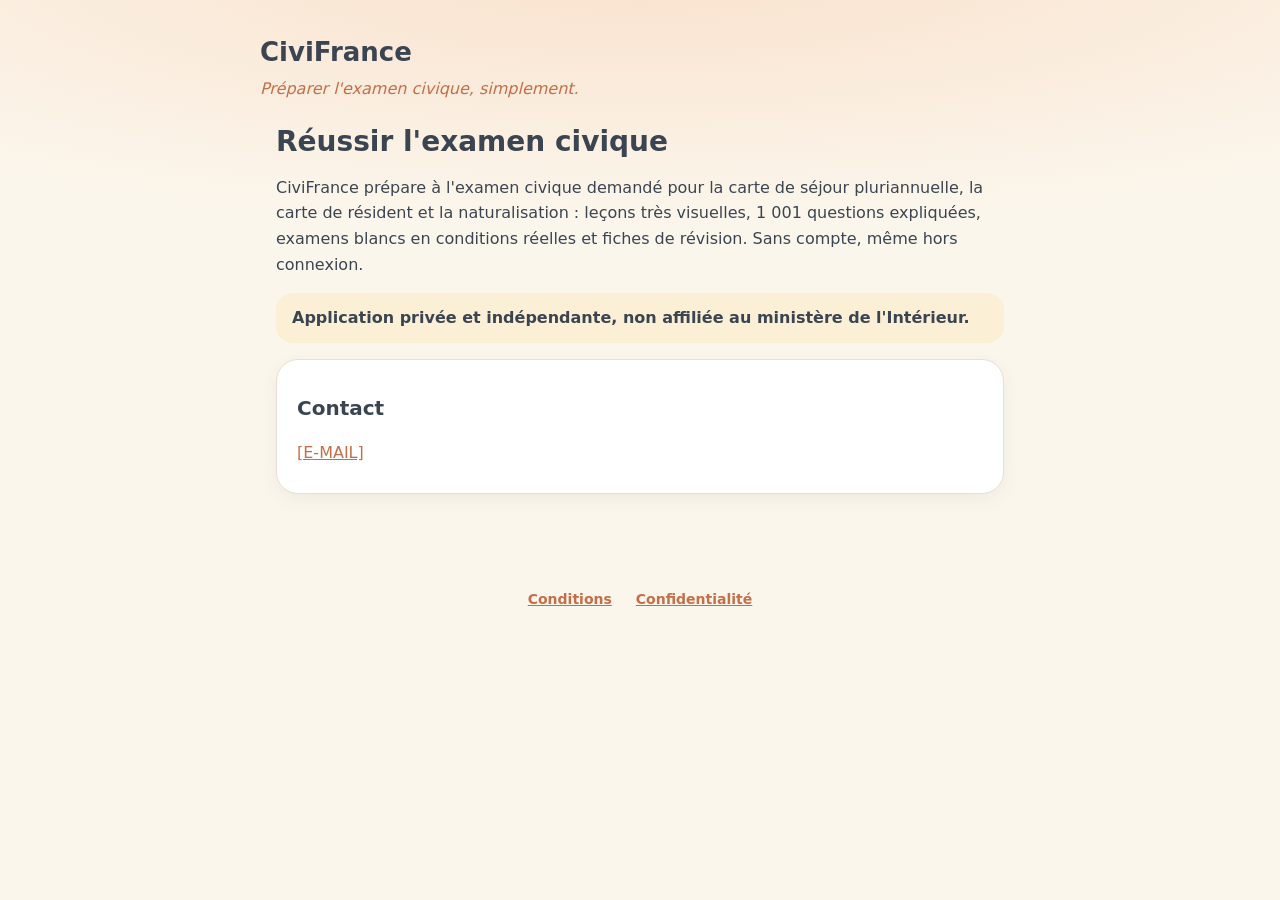
<file: index.html>
<!doctype html>
<html lang="fr">
<head>
<meta charset="utf-8">
<meta name="viewport" content="width=device-width, initial-scale=1">
<title>CiviFrance</title>
<meta name="description" content="CiviFrance : préparer l'examen civique français avec des leçons visuelles, 1 001 questions et des examens blancs.">
<link rel="stylesheet" href="style.css">
</head>
<body>
<header><div class="in"><a href="index.html">CiviFrance</a><p>Préparer l'examen civique, simplement.</p></div></header>
<main>
<h1>Réussir l'examen civique</h1>
<p>CiviFrance prépare à l'examen civique demandé pour la carte de séjour pluriannuelle, la carte de résident et la naturalisation : leçons très visuelles, 1 001 questions expliquées, examens blancs en conditions réelles et fiches de révision. Sans compte, même hors connexion.</p>
<p class="alerte">Application privée et indépendante, non affiliée au ministère de l'Intérieur.</p>
<div class="carte">
<h2>Contact</h2>
<p><a href="mailto:[E-MAIL]">[E-MAIL]</a></p>
</div>
</main>
<footer><div class="liens"><a href="cgu.html">Conditions</a><a href="confidentialite.html">Confidentialité</a></div></footer>
</body>
</html>
</file>
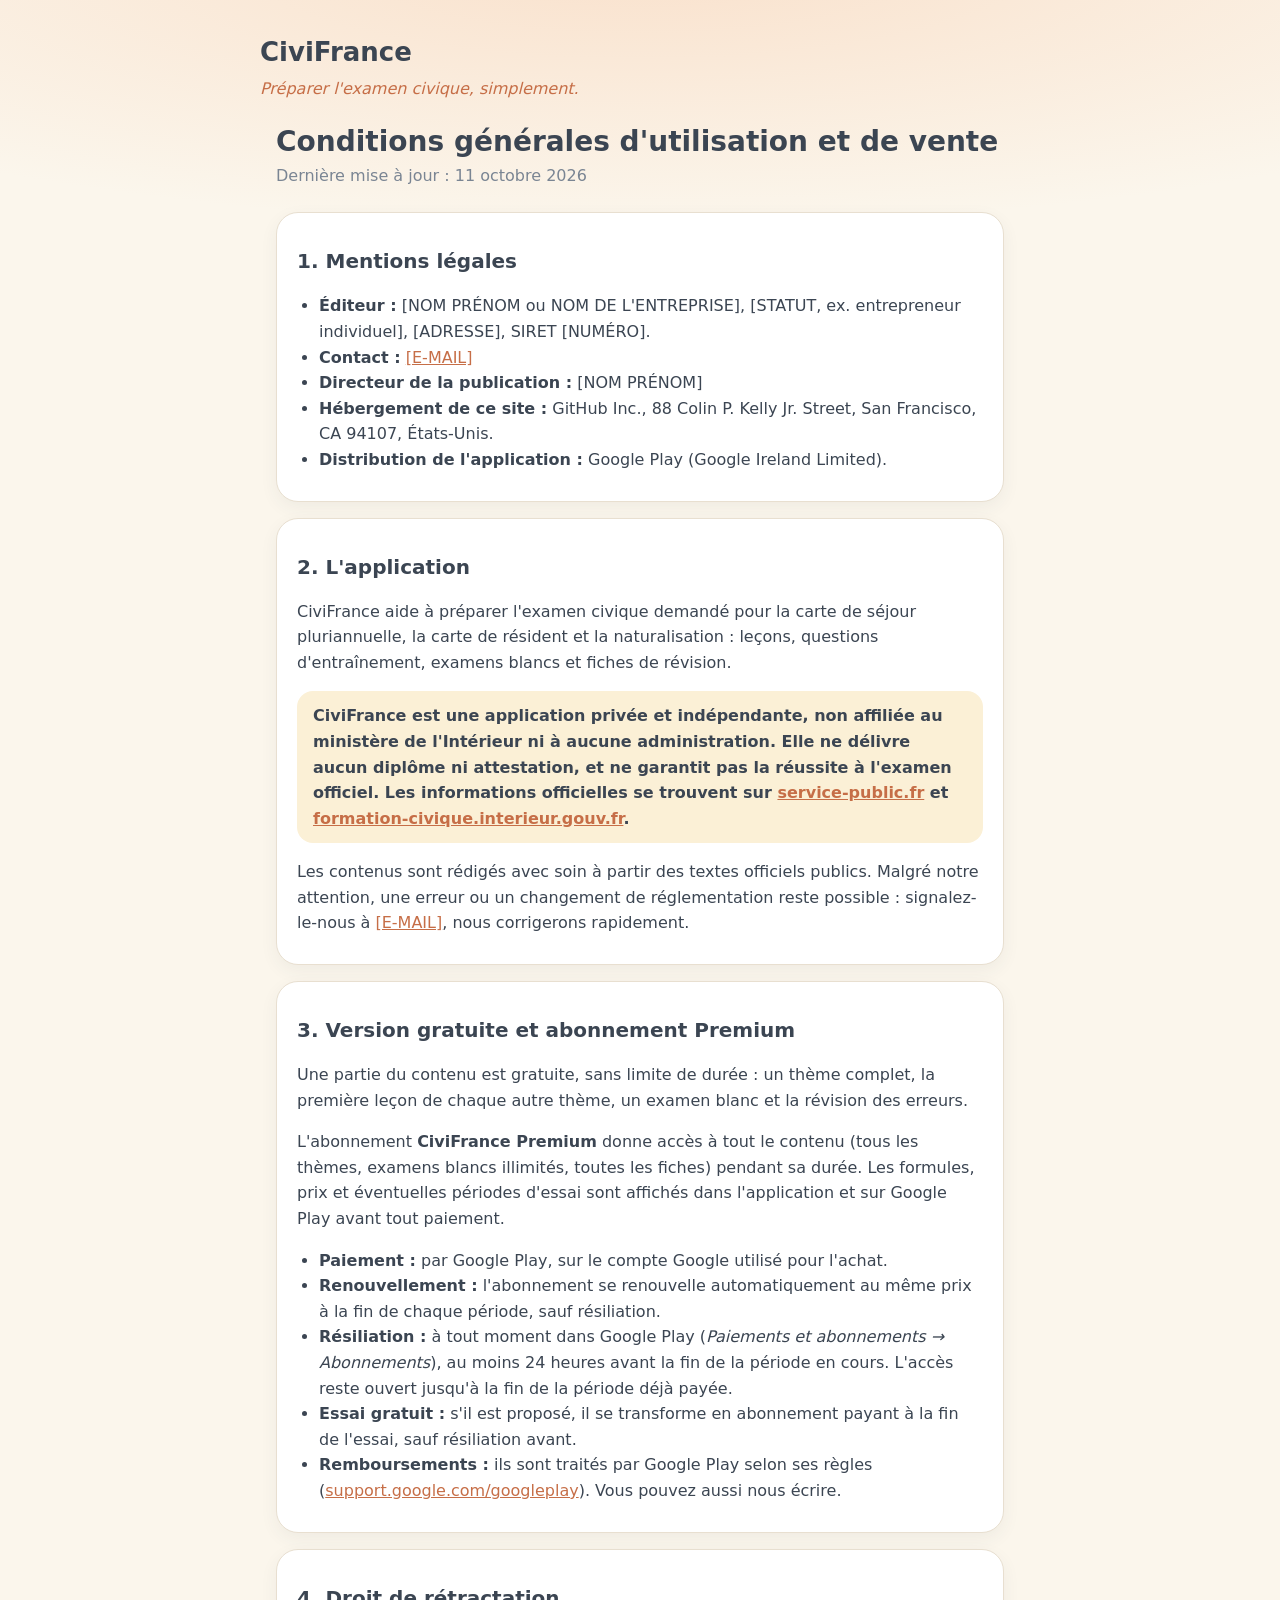
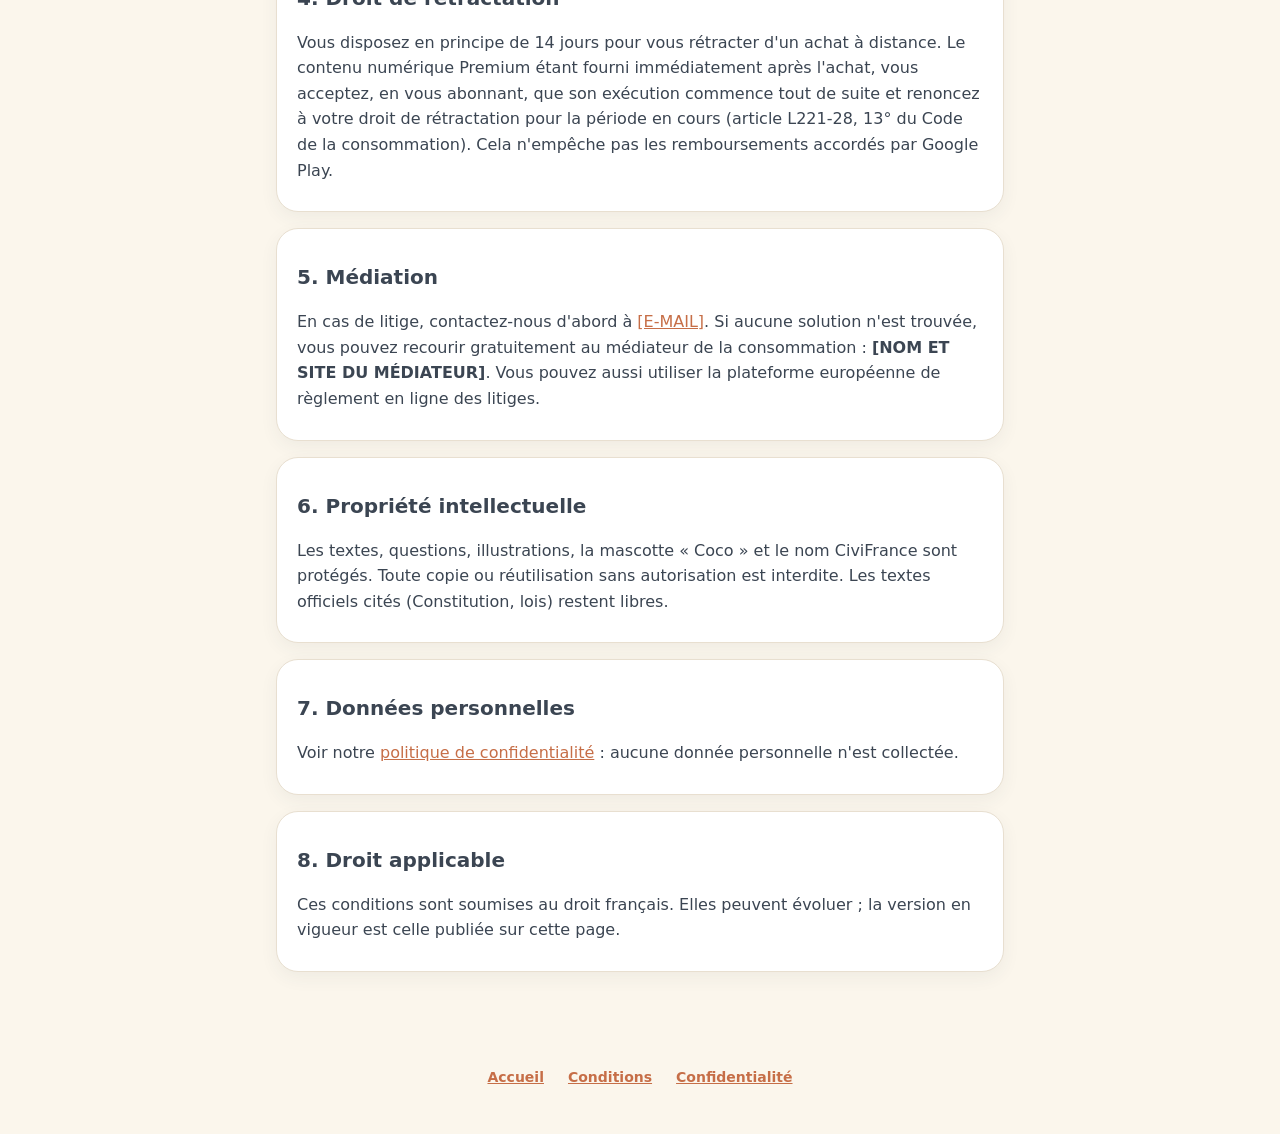
<file: cgu.html>
<!doctype html>
<html lang="fr">
<head>
<meta charset="utf-8">
<meta name="viewport" content="width=device-width, initial-scale=1">
<title>Conditions — CiviFrance</title>
<link rel="stylesheet" href="style.css">
</head>
<body>
<header><div class="in"><a href="index.html">CiviFrance</a><p>Préparer l'examen civique, simplement.</p></div></header>
<main>
<h1>Conditions générales d'utilisation et de vente</h1>
<p class="maj">Dernière mise à jour : <!-- DATE --> 11 octobre 2026</p>

<section>
<h2>1. Mentions légales</h2>
<ul>
<li><strong>Éditeur :</strong> [NOM PRÉNOM ou NOM DE L'ENTREPRISE], [STATUT, ex. entrepreneur individuel], [ADRESSE], SIRET [NUMÉRO].</li>
<li><strong>Contact :</strong> <a href="mailto:[E-MAIL]">[E-MAIL]</a></li>
<li><strong>Directeur de la publication :</strong> [NOM PRÉNOM]</li>
<li><strong>Hébergement de ce site :</strong> GitHub Inc., 88 Colin P. Kelly Jr. Street, San Francisco, CA 94107, États-Unis.</li>
<li><strong>Distribution de l'application :</strong> Google Play (Google Ireland Limited).</li>
</ul>
</section>

<section>
<h2>2. L'application</h2>
<p>CiviFrance aide à préparer l'examen civique demandé pour la carte de séjour pluriannuelle, la carte de résident et la naturalisation : leçons, questions d'entraînement, examens blancs et fiches de révision.</p>
<p class="alerte">CiviFrance est une application privée et indépendante, non affiliée au ministère de l'Intérieur ni à aucune administration. Elle ne délivre aucun diplôme ni attestation, et ne garantit pas la réussite à l'examen officiel. Les informations officielles se trouvent sur <a href="https://www.service-public.fr">service-public.fr</a> et <a href="https://formation-civique.interieur.gouv.fr">formation-civique.interieur.gouv.fr</a>.</p>
<p>Les contenus sont rédigés avec soin à partir des textes officiels publics. Malgré notre attention, une erreur ou un changement de réglementation reste possible : signalez-le-nous à <a href="mailto:[E-MAIL]">[E-MAIL]</a>, nous corrigerons rapidement.</p>
</section>

<section>
<h2>3. Version gratuite et abonnement Premium</h2>
<p>Une partie du contenu est gratuite, sans limite de durée : un thème complet, la première leçon de chaque autre thème, un examen blanc et la révision des erreurs.</p>
<p>L'abonnement <strong>CiviFrance Premium</strong> donne accès à tout le contenu (tous les thèmes, examens blancs illimités, toutes les fiches) pendant sa durée. Les formules, prix et éventuelles périodes d'essai sont affichés dans l'application et sur Google Play avant tout paiement.</p>
<ul>
<li><strong>Paiement :</strong> par Google Play, sur le compte Google utilisé pour l'achat.</li>
<li><strong>Renouvellement :</strong> l'abonnement se renouvelle automatiquement au même prix à la fin de chaque période, sauf résiliation.</li>
<li><strong>Résiliation :</strong> à tout moment dans Google Play (<em>Paiements et abonnements → Abonnements</em>), au moins 24 heures avant la fin de la période en cours. L'accès reste ouvert jusqu'à la fin de la période déjà payée.</li>
<li><strong>Essai gratuit :</strong> s'il est proposé, il se transforme en abonnement payant à la fin de l'essai, sauf résiliation avant.</li>
<li><strong>Remboursements :</strong> ils sont traités par Google Play selon ses règles (<a href="https://support.google.com/googleplay/answer/2479637">support.google.com/googleplay</a>). Vous pouvez aussi nous écrire.</li>
</ul>
</section>

<section>
<h2>4. Droit de rétractation</h2>
<p>Vous disposez en principe de 14 jours pour vous rétracter d'un achat à distance. Le contenu numérique Premium étant fourni immédiatement après l'achat, vous acceptez, en vous abonnant, que son exécution commence tout de suite et renoncez à votre droit de rétractation pour la période en cours (article L221-28, 13° du Code de la consommation). Cela n'empêche pas les remboursements accordés par Google Play.</p>
</section>

<section>
<h2>5. Médiation</h2>
<p>En cas de litige, contactez-nous d'abord à <a href="mailto:[E-MAIL]">[E-MAIL]</a>. Si aucune solution n'est trouvée, vous pouvez recourir gratuitement au médiateur de la consommation : <strong>[NOM ET SITE DU MÉDIATEUR]</strong>. Vous pouvez aussi utiliser la plateforme européenne de règlement en ligne des litiges.</p>
</section>

<section>
<h2>6. Propriété intellectuelle</h2>
<p>Les textes, questions, illustrations, la mascotte « Coco » et le nom CiviFrance sont protégés. Toute copie ou réutilisation sans autorisation est interdite. Les textes officiels cités (Constitution, lois) restent libres.</p>
</section>

<section>
<h2>7. Données personnelles</h2>
<p>Voir notre <a href="confidentialite.html">politique de confidentialité</a> : aucune donnée personnelle n'est collectée.</p>
</section>

<section>
<h2>8. Droit applicable</h2>
<p>Ces conditions sont soumises au droit français. Elles peuvent évoluer ; la version en vigueur est celle publiée sur cette page.</p>
</section>
</main>
<footer><div class="liens"><a href="index.html">Accueil</a><a href="cgu.html">Conditions</a><a href="confidentialite.html">Confidentialité</a></div></footer>
</body>
</html>
</file>
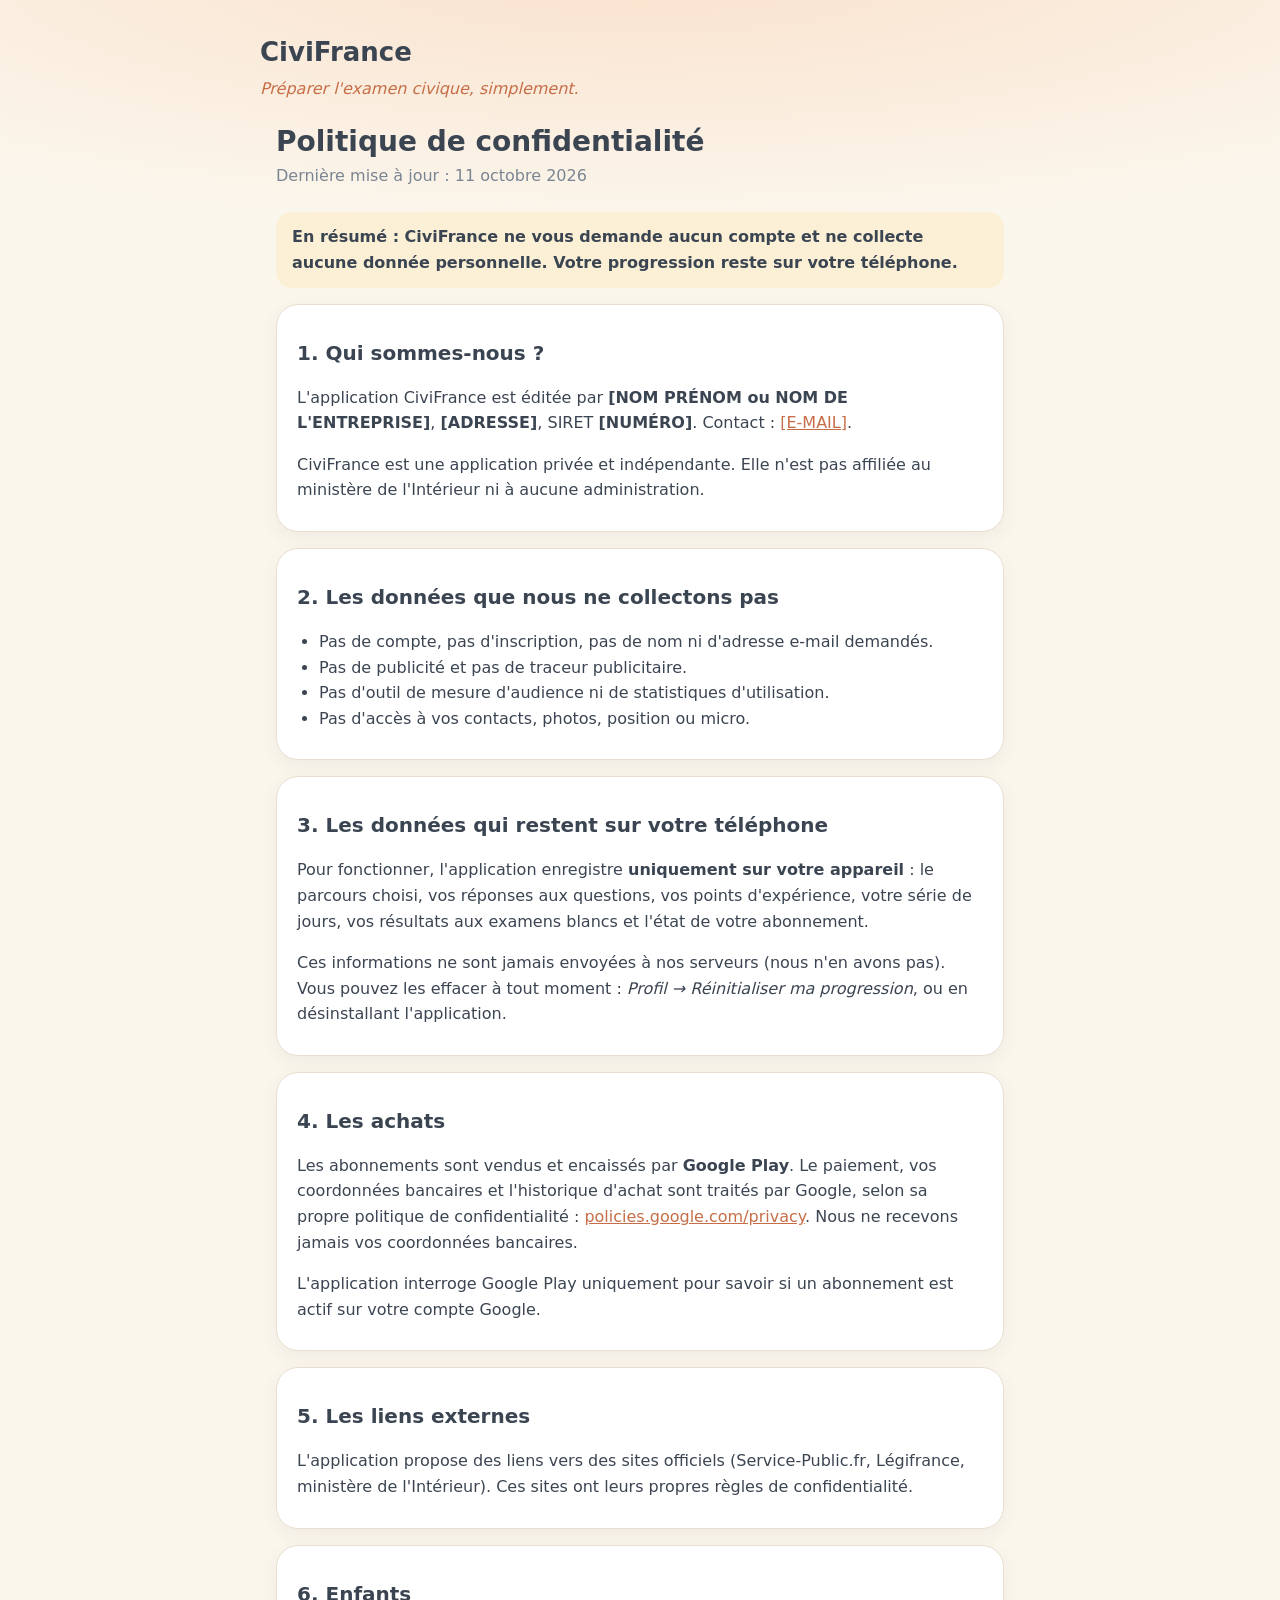
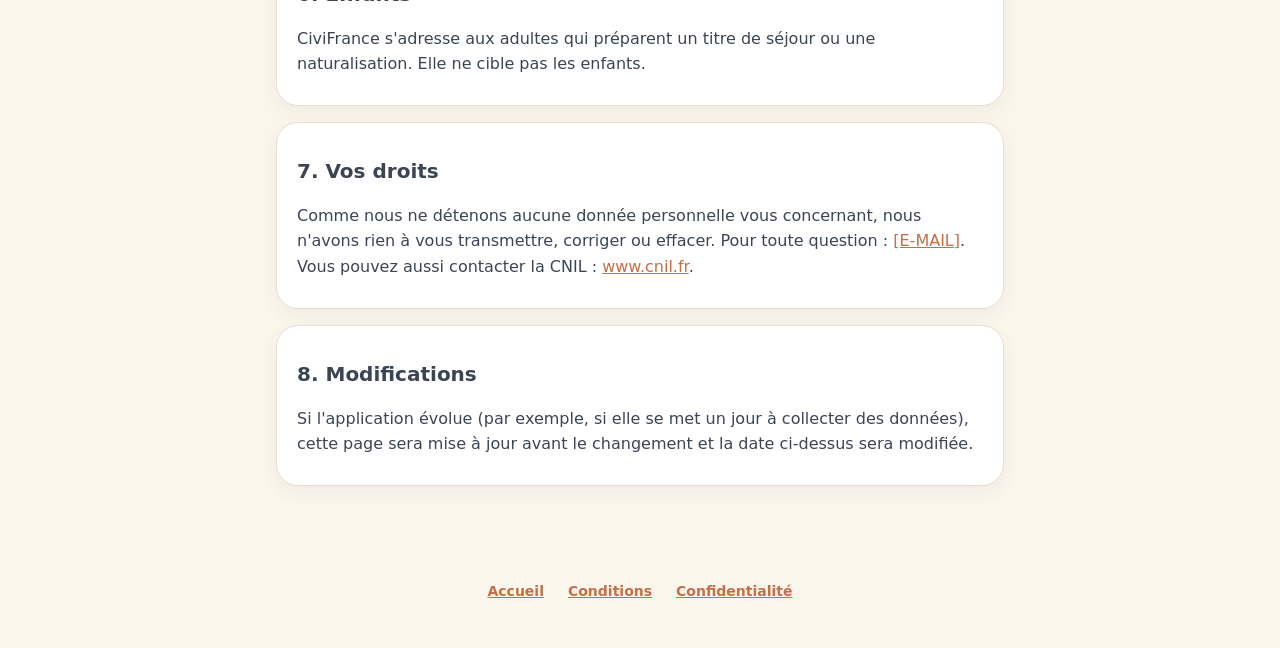
<file: confidentialite.html>
<!doctype html>
<html lang="fr">
<head>
<meta charset="utf-8">
<meta name="viewport" content="width=device-width, initial-scale=1">
<title>Confidentialité — CiviFrance</title>
<link rel="stylesheet" href="style.css">
</head>
<body>
<header><div class="in"><a href="index.html">CiviFrance</a><p>Préparer l'examen civique, simplement.</p></div></header>
<main>
<h1>Politique de confidentialité</h1>
<p class="maj">Dernière mise à jour : <!-- DATE --> 11 octobre 2026</p>

<p class="alerte">En résumé : CiviFrance ne vous demande aucun compte et ne collecte aucune donnée personnelle. Votre progression reste sur votre téléphone.</p>

<section>
<h2>1. Qui sommes-nous ?</h2>
<p>L'application CiviFrance est éditée par <strong>[NOM PRÉNOM ou NOM DE L'ENTREPRISE]</strong>, <strong>[ADRESSE]</strong>, SIRET <strong>[NUMÉRO]</strong>. Contact : <a href="mailto:[E-MAIL]">[E-MAIL]</a>.</p>
<p>CiviFrance est une application privée et indépendante. Elle n'est pas affiliée au ministère de l'Intérieur ni à aucune administration.</p>
</section>

<section>
<h2>2. Les données que nous ne collectons pas</h2>
<ul>
<li>Pas de compte, pas d'inscription, pas de nom ni d'adresse e-mail demandés.</li>
<li>Pas de publicité et pas de traceur publicitaire.</li>
<li>Pas d'outil de mesure d'audience ni de statistiques d'utilisation.</li>
<li>Pas d'accès à vos contacts, photos, position ou micro.</li>
</ul>
</section>

<section>
<h2>3. Les données qui restent sur votre téléphone</h2>
<p>Pour fonctionner, l'application enregistre <strong>uniquement sur votre appareil</strong> : le parcours choisi, vos réponses aux questions, vos points d'expérience, votre série de jours, vos résultats aux examens blancs et l'état de votre abonnement.</p>
<p>Ces informations ne sont jamais envoyées à nos serveurs (nous n'en avons pas). Vous pouvez les effacer à tout moment : <em>Profil → Réinitialiser ma progression</em>, ou en désinstallant l'application.</p>
</section>

<section>
<h2>4. Les achats</h2>
<p>Les abonnements sont vendus et encaissés par <strong>Google Play</strong>. Le paiement, vos coordonnées bancaires et l'historique d'achat sont traités par Google, selon sa propre politique de confidentialité : <a href="https://policies.google.com/privacy">policies.google.com/privacy</a>. Nous ne recevons jamais vos coordonnées bancaires.</p>
<p>L'application interroge Google Play uniquement pour savoir si un abonnement est actif sur votre compte Google.</p>
</section>

<section>
<h2>5. Les liens externes</h2>
<p>L'application propose des liens vers des sites officiels (Service-Public.fr, Légifrance, ministère de l'Intérieur). Ces sites ont leurs propres règles de confidentialité.</p>
</section>

<section>
<h2>6. Enfants</h2>
<p>CiviFrance s'adresse aux adultes qui préparent un titre de séjour ou une naturalisation. Elle ne cible pas les enfants.</p>
</section>

<section>
<h2>7. Vos droits</h2>
<p>Comme nous ne détenons aucune donnée personnelle vous concernant, nous n'avons rien à vous transmettre, corriger ou effacer. Pour toute question : <a href="mailto:[E-MAIL]">[E-MAIL]</a>. Vous pouvez aussi contacter la CNIL : <a href="https://www.cnil.fr">www.cnil.fr</a>.</p>
</section>

<section>
<h2>8. Modifications</h2>
<p>Si l'application évolue (par exemple, si elle se met un jour à collecter des données), cette page sera mise à jour avant le changement et la date ci-dessus sera modifiée.</p>
</section>
</main>
<footer><div class="liens"><a href="index.html">Accueil</a><a href="cgu.html">Conditions</a><a href="confidentialite.html">Confidentialité</a></div></footer>
</body>
</html>
</file>
<file: style.css>
/* CiviFrance — pages publiques (confidentialité, conditions)
   Mêmes couleurs que l'application : papier crème, lueur abricot, terracotta. */
:root {
  --accent: #C66E47; --accent-clair: #E58B62; --texte: #3B4552; --gris: #7A8593;
  --fond: #FBF6EC; --lueur: rgba(248, 208, 178, .55); --carte: #FFFFFF; --bord: #E8DFD0; --alerte: #FBF0D6;
}
@media (prefers-color-scheme: dark) {
  :root { --accent: #EE9A73; --accent-clair: #EE9A73; --texte: #F3EEE4; --gris: #AEB5C2; --fond: #1C2230;
    --lueur: rgba(192, 138, 106, .2); --carte: #262E3F; --bord: #353F54; --alerte: #3A3220; }
}
* { box-sizing: border-box; }
body { margin: 0; color: var(--texte); font: 16px/1.6 system-ui, -apple-system, "Segoe UI", sans-serif;
  background: radial-gradient(ellipse 120% 380px at 50% -40px, var(--lueur), transparent 70%) no-repeat, var(--fond); }
header { padding: 32px 16px 8px; }
header .in, main { max-width: 760px; margin: 0 auto; }
header a { color: var(--texte); text-decoration: none; font-weight: 900; font-size: 26px; }
header p { margin: 2px 0 0; color: var(--accent); font-style: italic; }
main { padding: 16px 16px 48px; }
h1 { font-size: 28px; line-height: 1.2; margin: 0 0 4px; }
h2 { font-size: 20px; margin: 28px 0 8px; }
.maj { color: var(--gris); margin: 0 0 24px; }
section, .carte { background: var(--carte); border: 1px solid var(--bord); border-radius: 22px; padding: 4px 20px 12px; margin: 16px 0;
  box-shadow: 0 6px 18px rgba(59, 69, 82, .06); }
.alerte { background: var(--alerte); border-radius: 16px; padding: 12px 16px; font-weight: 700; }
a { color: var(--accent); }
ul { padding-left: 22px; }
footer { color: var(--gris); font-size: 14px; text-align: center; padding: 24px 16px 40px; }
.liens a { display: inline-block; margin: 6px 12px; font-weight: 800; }
</file>
